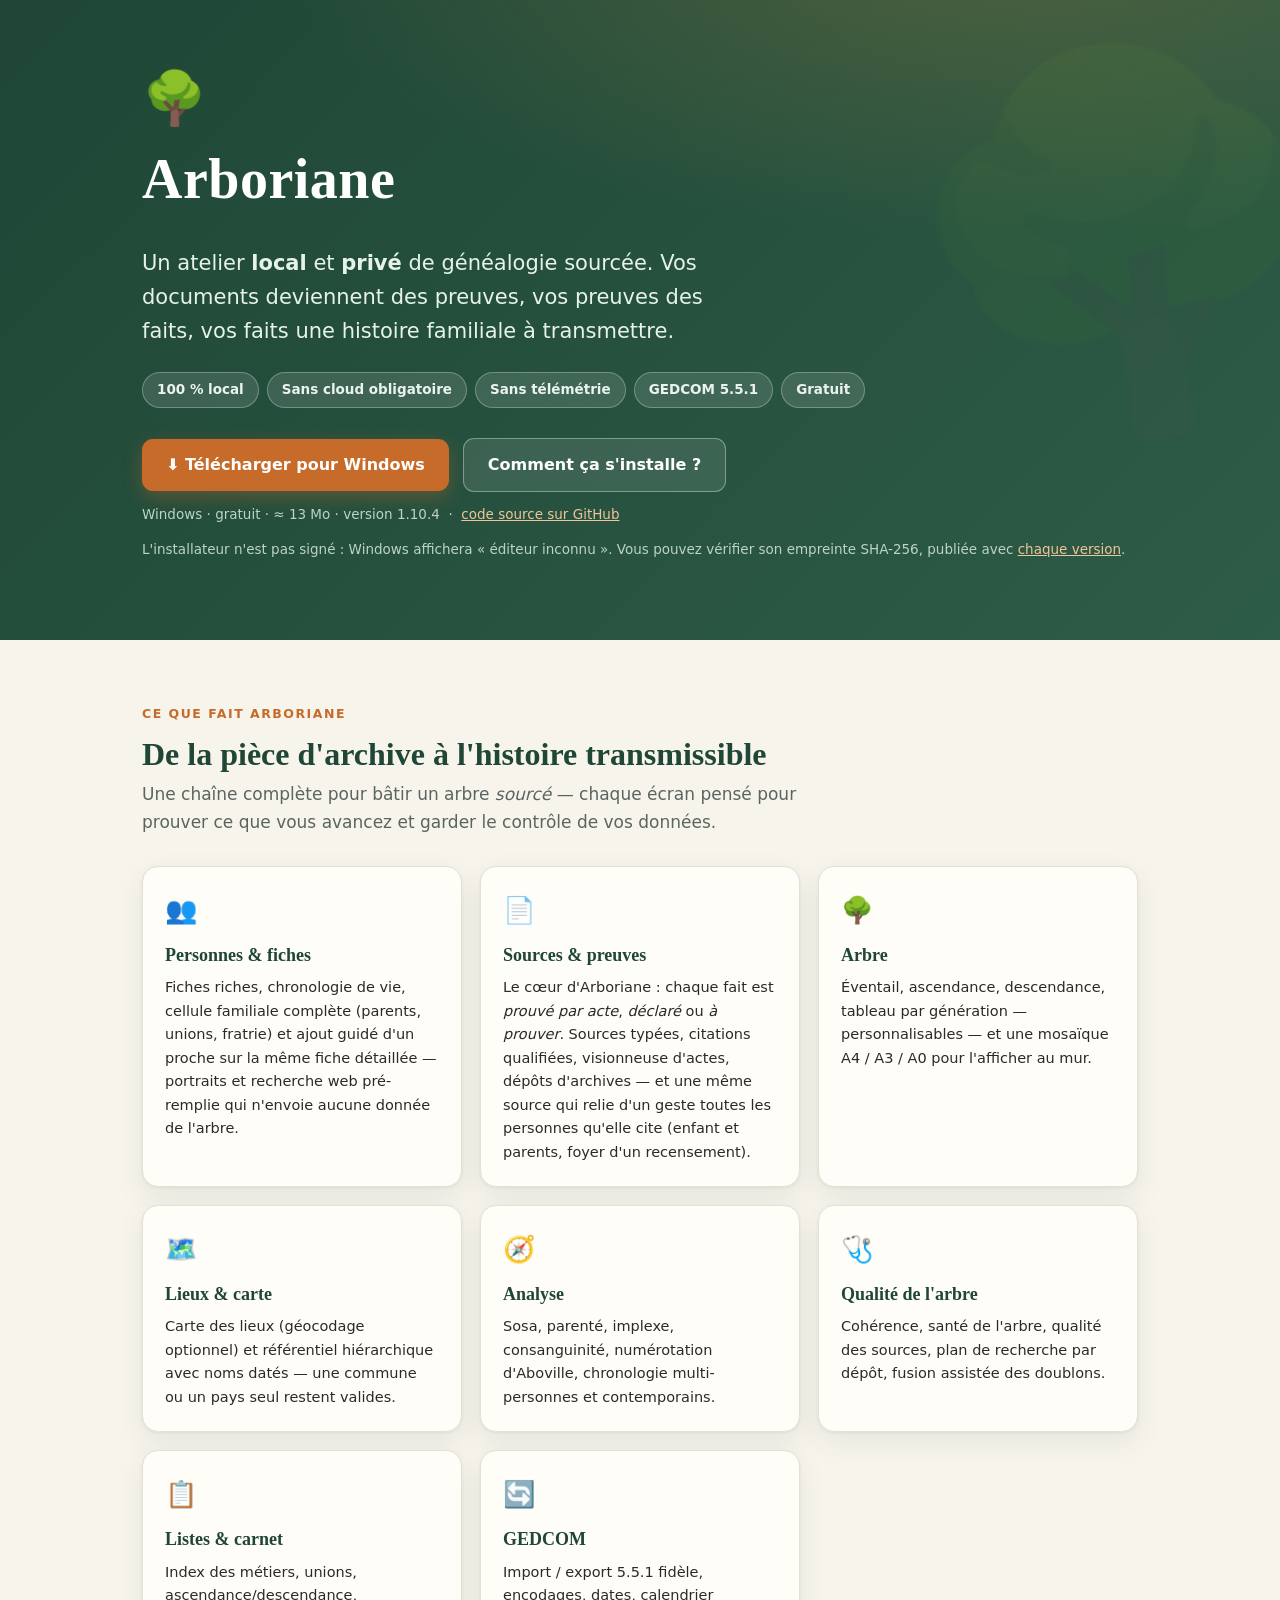
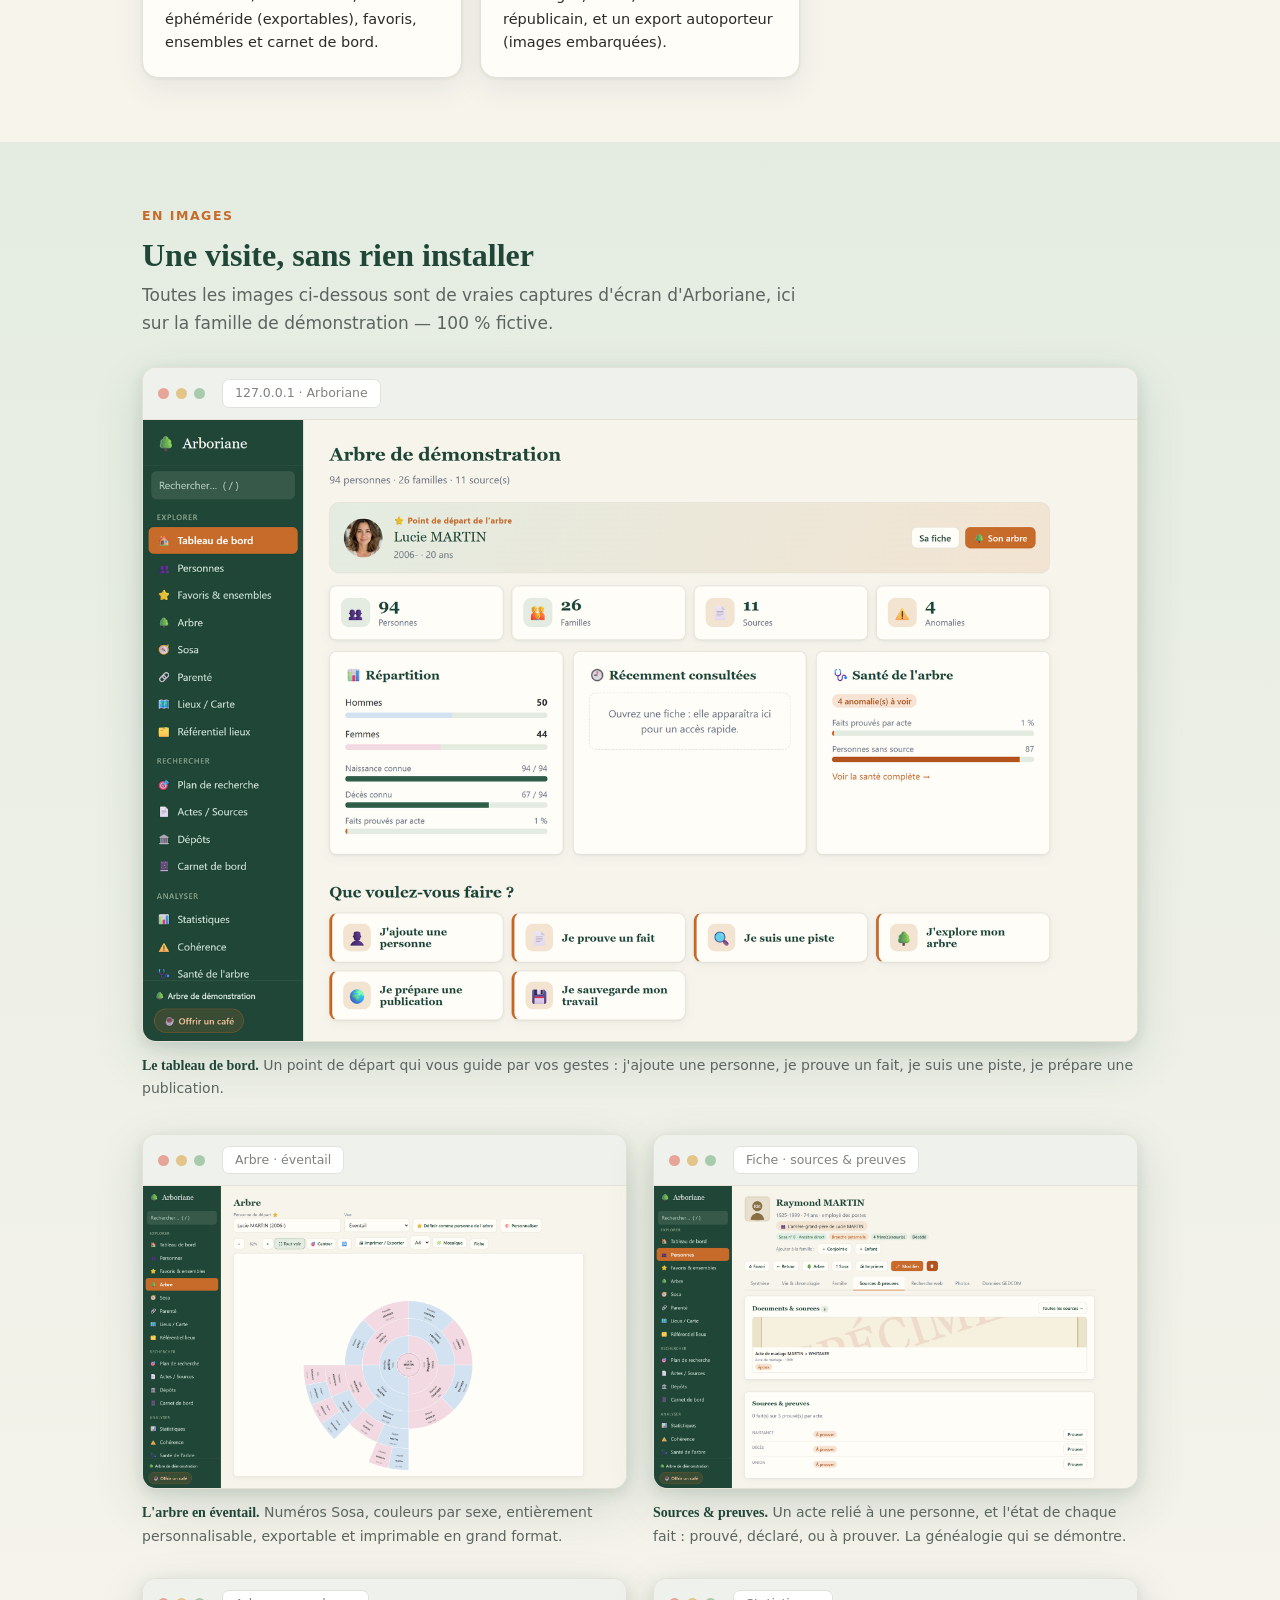
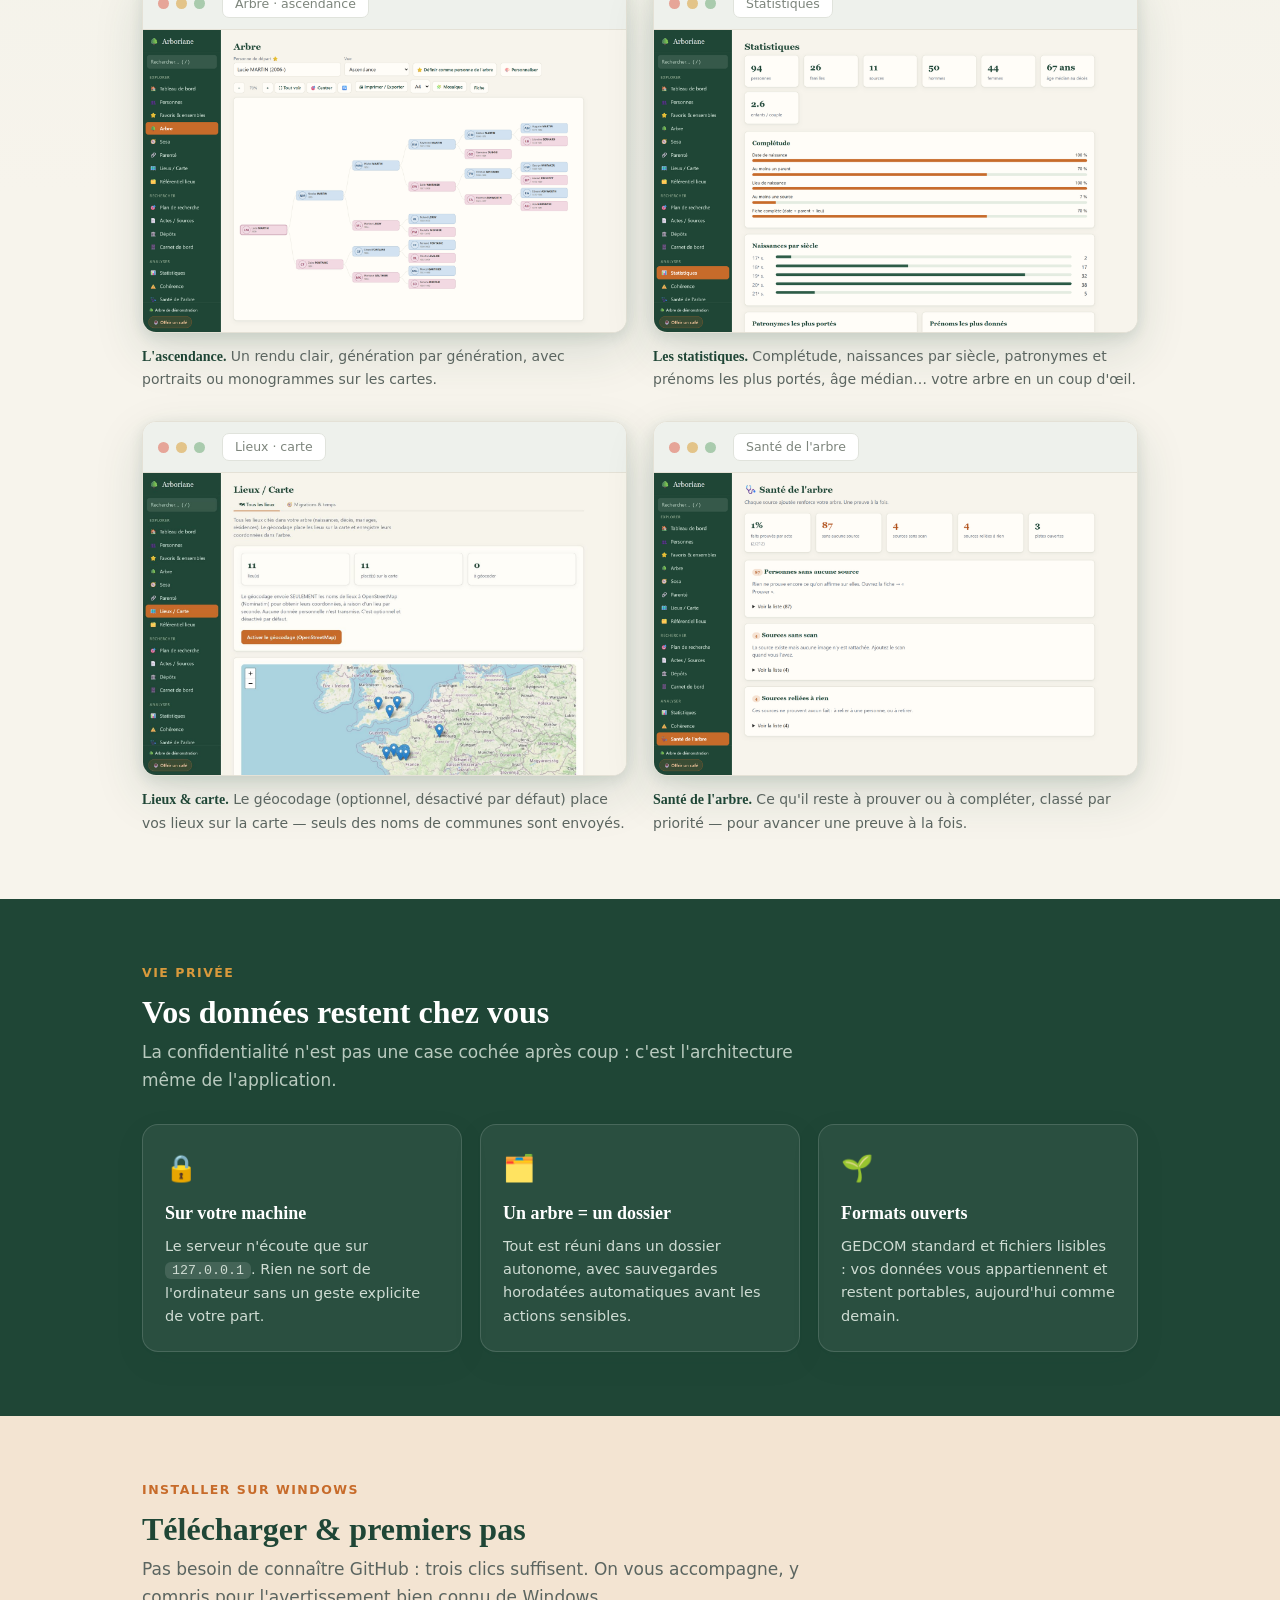
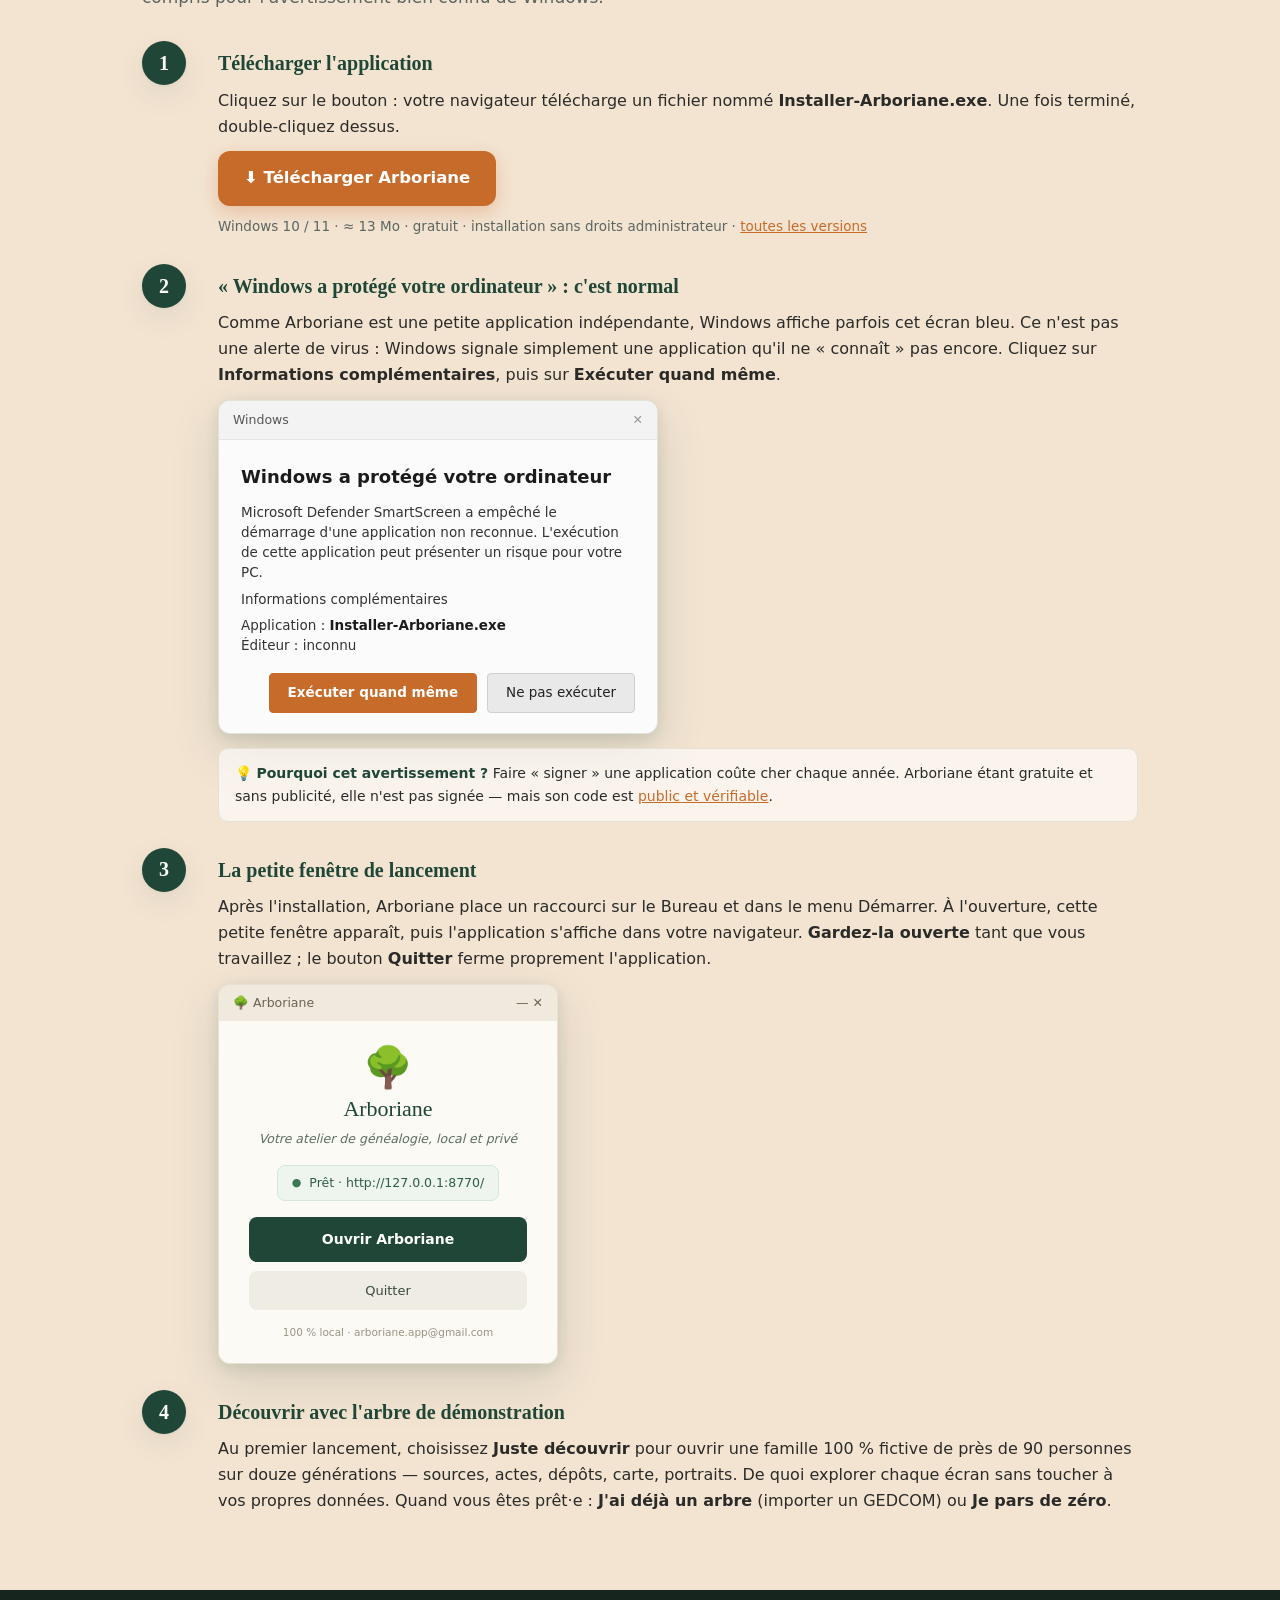
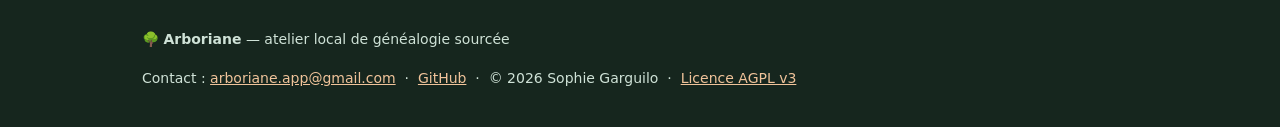
<file: docs/index.html>
<!doctype html>
<html lang="fr">
<head>
<meta charset="utf-8">
<meta name="viewport" content="width=device-width, initial-scale=1">
<title>Arboriane — atelier local de généalogie sourcée</title>
<meta name="description" content="Arboriane : un atelier local et privé de généalogie sourcée. Vos documents deviennent des preuves, vos preuves des faits, vos faits une histoire familiale. Téléchargement Windows gratuit.">
<link rel="icon" href="favicon.ico" sizes="any">
<style>
  :root{
    --vert:#1f4636; --vert-clair:#2d5c47; --sauge:#8ba58d; --sauge-pale:#e4ece1;
    --ivoire:#f7f4ec; --blanc:#fffdf8; --accent:#c76b2a; --accent-or:#d99a3c;
    --accent-pale:#f3e4d2; --texte:#2a2b28; --gris:#5b6560; --bord:#e4e1d6;
    --serif:Georgia,"Iowan Old Style","Palatino Linotype",serif;
    --sans:system-ui,-apple-system,"Segoe UI",Roboto,sans-serif;
    --ombre:0 1px 3px rgba(31,70,54,.07),0 10px 30px rgba(31,70,54,.08);
    --ombre-forte:0 4px 14px rgba(31,70,54,.12),0 18px 50px rgba(31,70,54,.14);
    --carte-bg:var(--blanc); --carte-bord:var(--bord); --page:var(--ivoire);
    --texte-c:var(--texte); --gris-c:var(--gris);
  }
  *{box-sizing:border-box}
  html{scroll-behavior:smooth}
  body{margin:0;font-family:var(--sans);color:var(--texte-c);background:var(--page);line-height:1.62;
    -webkit-font-smoothing:antialiased}
  a{color:var(--accent)}
  img{max-width:100%;height:auto;display:block}
  .wrap{max-width:1040px;margin:0 auto;padding:0 22px}

  /* ── Hero ─────────────────────────────────────────────── */
  header.hero{background:radial-gradient(1200px 500px at 78% -10%,rgba(217,154,60,.22),transparent 60%),
    linear-gradient(135deg,var(--vert),var(--vert-clair));
    color:#eaf3ee;padding:72px 0 66px;position:relative;overflow:hidden}
  header.hero .wrap{position:relative;z-index:1}
  .logo{font-size:52px;line-height:1}
  h1{font-family:var(--serif);font-size:clamp(40px,7vw,56px);margin:.18em 0 .12em;color:#fff;font-weight:600;letter-spacing:.5px}
  .tagline{font-size:clamp(18px,2.4vw,21px);max-width:46ch;color:#e6f2ea}
  .badges{display:flex;flex-wrap:wrap;gap:8px;margin-top:24px}
  .badge{display:inline-block;padding:6px 14px;border-radius:999px;font-size:13.5px;font-weight:600;
    background:rgba(255,255,255,.12);border:1px solid rgba(255,255,255,.28);color:#eaf3ee}
  .cta-row{display:flex;flex-wrap:wrap;gap:14px;margin-top:30px;align-items:center}
  .cta{display:inline-flex;align-items:center;gap:9px;padding:13px 24px;border-radius:11px;
    text-decoration:none;font-weight:700;font-size:16px;transition:transform .12s ease,background .12s ease}
  .cta:hover{transform:translateY(-1px)}
  .cta-primaire{background:var(--accent);color:#fff;box-shadow:0 6px 18px rgba(199,107,42,.35)}
  .cta-primaire:hover{background:#b25e22}
  .cta-secondaire{background:rgba(255,255,255,.10);color:#fff;border:1px solid rgba(255,255,255,.35)}
  .cta-secondaire:hover{background:rgba(255,255,255,.18)}
  .cta-note{margin-top:12px;font-size:13.5px;color:#bcd3c6}
  .grain{position:absolute;right:-70px;top:-50px;font-size:360px;opacity:.06;z-index:0;
    transform:rotate(-12deg);user-select:none;pointer-events:none}

  /* ── Sections ─────────────────────────────────────────── */
  section{padding:64px 0}
  h2{font-family:var(--serif);color:var(--vert);font-size:clamp(26px,4vw,32px);margin:0 0 8px;line-height:1.2}
  .kicker{text-transform:uppercase;letter-spacing:.12em;font-size:12.5px;font-weight:700;color:var(--accent);margin:0 0 10px}
  .sous{color:var(--gris-c);max-width:62ch;margin:0 0 30px;font-size:17px}

  .grille{display:grid;gap:18px;grid-template-columns:repeat(auto-fit,minmax(250px,1fr))}
  .carte{background:var(--carte-bg);border:1px solid var(--carte-bord);border-radius:16px;
    padding:22px 22px;box-shadow:var(--ombre)}
  .carte .ico{font-size:26px}
  .carte h3{font-family:var(--serif);color:var(--vert);font-size:18px;margin:10px 0 6px}
  .carte p{margin:0;color:var(--texte-c);font-size:14.5px}

  /* ── Galerie captures ─────────────────────────────────── */
  .apercu{background:linear-gradient(180deg,var(--sauge-pale),var(--ivoire) 70%)}
  .cadre{background:var(--carte-bg);border:1px solid var(--carte-bord);border-radius:14px;overflow:hidden;
    box-shadow:var(--ombre-forte)}
  .cadre .barre{display:flex;align-items:center;gap:7px;padding:11px 15px;background:#eef1ec;
    border-bottom:1px solid var(--carte-bord)}
  .cadre .pastille{width:11px;height:11px;border-radius:50%;background:#cfd6cd}
  .cadre .pastille.r{background:#e6a598}.cadre .pastille.j{background:#e3c489}.cadre .pastille.v{background:#a9cbad}
  .cadre .url{margin-left:10px;font-size:12.5px;color:#7d857c;background:#fff;border:1px solid #e0e3dc;
    border-radius:7px;padding:3px 12px}
  .cadre img{width:100%;display:block}
  figure{margin:0}
  figcaption{margin-top:12px;font-size:14px;color:var(--gris-c)}
  figcaption b{color:var(--vert);font-family:var(--serif);font-weight:600}
  .vedette{margin-bottom:34px}
  .galerie{display:grid;gap:30px 26px;grid-template-columns:1fr 1fr}
  @media (max-width:760px){ .galerie{grid-template-columns:1fr} }

  /* ── Confidentialité ──────────────────────────────────── */
  .prive{background:var(--vert);color:#e7efe9}
  .prive h2{color:#fff}.prive .kicker{color:var(--accent-or)}
  .prive .sous{color:#b9cabf}
  .prive .carte{background:rgba(255,255,255,.05);border-color:rgba(255,255,255,.14)}
  .prive .carte h3{color:#fff}.prive .carte p{color:#cfdcd3}
  .prive .carte .ico{filter:saturate(1.1)}
  .prive code{background:rgba(255,255,255,.12);padding:1px 7px;border-radius:6px;font-size:.92em}

  /* ── Télécharger / premiers pas ───────────────────────── */
  .install{background:var(--accent-pale)}
  .etapes{display:grid;gap:26px}
  .etape{display:grid;grid-template-columns:56px 1fr;gap:20px;align-items:start}
  .num{width:44px;height:44px;border-radius:50%;background:var(--vert);color:#fff;display:grid;place-items:center;
    font-family:var(--serif);font-size:20px;font-weight:600;box-shadow:var(--ombre)}
  .etape h3{font-family:var(--serif);color:var(--vert);font-size:20px;margin:6px 0 8px}
  .etape p{margin:0 0 12px;color:var(--texte-c)}
  .dl-gros{display:inline-flex;align-items:center;gap:10px;background:var(--accent);color:#fff;text-decoration:none;
    font-weight:700;font-size:16.5px;padding:14px 26px;border-radius:12px;box-shadow:0 6px 18px rgba(199,107,42,.3)}
  .dl-gros:hover{background:#b25e22}
  .dl-meta{display:block;margin-top:10px;font-size:13.5px;color:var(--gris-c)}

  /* Fausse fenêtre Windows (SmartScreen) */
  .maquette{max-width:440px;border-radius:12px;overflow:hidden;box-shadow:var(--ombre-forte);
    border:1px solid var(--bord);background:#fbfbfb;font-size:14px}
  .ss-barre{background:#f3f3f3;padding:9px 14px;font-size:12.5px;color:#555;border-bottom:1px solid #e5e5e5;
    display:flex;justify-content:space-between;align-items:center}
  .ss-barre .x{color:#999}
  .ss-corps{padding:22px 22px 20px}
  .ss-corps h4{margin:0 0 10px;font-size:18px;color:#1b1b1b;font-family:var(--sans);font-weight:600}
  .ss-corps p{margin:0 0 6px;color:#333;font-size:13.5px;line-height:1.5}
  .ss-lien{color:#2864b6;font-size:13.5px}
  .ss-appli{margin:12px 0 4px;font-size:13px;color:#555}
  .ss-appli b{color:#1b1b1b}
  .ss-btns{display:flex;gap:10px;justify-content:flex-end;margin-top:18px}
  .ss-btn{padding:8px 18px;border-radius:4px;font-size:13.5px;border:1px solid #cfcfcf;background:#e9e9e9;color:#222;cursor:default}
  .ss-btn.on{background:var(--accent);border-color:var(--accent);color:#fff;font-weight:600}

  /* Fenêtre de lancement Arboriane */
  .lanceur{max-width:340px;border-radius:12px;overflow:hidden;box-shadow:var(--ombre-forte);border:1px solid #e7e2d4}
  .lanceur .titre{background:#efeadd;padding:8px 14px;font-size:12.5px;color:#6a6350;display:flex;justify-content:space-between;align-items:center}
  .lanceur .corps{background:#fbfaf5;padding:26px 30px 22px;text-align:center}
  .lanceur .emb{font-size:40px;line-height:1}
  .lanceur .nom{font-family:var(--serif);font-size:22px;color:var(--vert);margin:4px 0 2px}
  .lanceur .acc{font-style:italic;font-size:12.5px;color:#5c6f60;margin:0 0 16px}
  .lanceur .etat{display:inline-flex;align-items:center;gap:8px;background:#eef5ef;border:1px solid #d6e6da;
    border-radius:8px;padding:7px 14px;font-size:12.5px;color:#2f5c47}
  .lanceur .etat .pt{color:#3d7a54;font-size:11px}
  .lanceur .bouton{margin-top:16px;background:var(--vert);color:#fff;border-radius:8px;padding:11px;font-weight:700;font-size:14px}
  .lanceur .quitter{margin-top:9px;background:#efece3;color:#3a4a40;border-radius:8px;padding:9px;font-size:13px}
  .lanceur .pied{margin-top:14px;font-size:10.5px;color:#9a9384}

  .astuce{margin-top:14px;background:rgba(255,255,255,.6);border:1px solid var(--bord);border-radius:10px;
    padding:13px 16px;font-size:14px;color:var(--texte-c)}
  .astuce b{color:var(--vert)}

  /* ── Footer ───────────────────────────────────────────── */
  footer{background:#16261e;color:#cfe2d7;padding:38px 0;font-size:14px}
  footer a{color:#f0c39a}
  .footer-row{display:flex;justify-content:space-between;gap:16px;flex-wrap:wrap;align-items:center}

  @media (max-width:640px){
    section{padding:48px 0}
    .etape{grid-template-columns:1fr;gap:8px}
    .num{margin-bottom:4px}
  }

  /* ── Thème sombre ─────────────────────────────────────── */
  @media (prefers-color-scheme:dark){
    :root{--page:#14201b;--texte-c:#e6ece8;--gris-c:#a9b6af;--carte-bg:#1c2b24;--carte-bord:#2c3f36}
    .apercu{background:linear-gradient(180deg,#182420,#14201b 70%)}
    .cadre{border-color:#2c3f36}
    .cadre .barre{background:#16211c;border-color:#2c3f36}
    .cadre .url{background:#0f1814;border-color:#2c3f36;color:#9fb0a6}
    .install{background:#20180f}
    .astuce{background:rgba(255,255,255,.04);border-color:#3a3226}
    h2{color:#eafff2}.etape h3,.carte h3{color:#dff0e6}
  }
</style>
</head>
<body>

<!-- ══════════ HERO ══════════ -->
<header class="hero">
  <div class="grain">🌳</div>
  <div class="wrap">
    <div class="logo">🌳</div>
    <h1>Arboriane</h1>
    <p class="tagline">Un atelier <strong>local</strong> et <strong>privé</strong> de
      généalogie sourcée. Vos documents deviennent des preuves, vos preuves des faits,
      vos faits une histoire familiale à transmettre.</p>
    <div class="badges">
      <span class="badge">100 % local</span>
      <span class="badge">Sans cloud obligatoire</span>
      <span class="badge">Sans télémétrie</span>
      <span class="badge">GEDCOM 5.5.1</span>
      <span class="badge">Gratuit</span>
    </div>
    <div class="cta-row">
      <!-- Lien STABLE : /releases/latest/download/Installer-Arboriane.exe pointe toujours vers la dernière Release (aucune MAJ par version). L'asset doit garder le nom fixe Installer-Arboriane.exe (voir installateur.iss). -->
      <a class="cta cta-primaire" href="https://github.com/sophiegarguilo-star/arboriane/releases/latest/download/Installer-Arboriane.exe">⬇ Télécharger pour Windows</a>
      <a class="cta cta-secondaire" href="#telecharger">Comment ça s'installe ?</a>
    </div>
    <p class="cta-note">Windows · gratuit · ≈ 13 Mo · version <span class="version-arboriane">1.10.4</span> &nbsp;·&nbsp;
      <a href="https://github.com/sophiegarguilo-star/arboriane" style="color:#f0c39a">code source sur GitHub</a></p>
    <!-- Le dire franchement vaut mieux que laisser Windows le dire à notre place. -->
    <p class="cta-note" style="margin-top:6px">L'installateur n'est pas signé : Windows affichera
      « éditeur inconnu ». Vous pouvez vérifier son empreinte SHA-256, publiée avec
      <a href="https://github.com/sophiegarguilo-star/arboriane/releases/latest" style="color:#f0c39a">chaque version</a>.</p>
  </div>
</header>

<!-- ══════════ CE QUE FAIT ARBORIANE ══════════ -->
<section id="fonctions">
  <div class="wrap">
    <p class="kicker">Ce que fait Arboriane</p>
    <h2>De la pièce d'archive à l'histoire transmissible</h2>
    <p class="sous">Une chaîne complète pour bâtir un arbre <em>sourcé</em> — chaque écran pensé
      pour prouver ce que vous avancez et garder le contrôle de vos données.</p>
    <div class="grille">
      <div class="carte"><div class="ico">👥</div><h3>Personnes &amp; fiches</h3>
        <p>Fiches riches, chronologie de vie, cellule familiale complète (parents, unions,
          fratrie) et ajout guidé d'un proche sur la même fiche détaillée — portraits et
          recherche web pré-remplie qui n'envoie aucune donnée de l'arbre.</p></div>
      <div class="carte"><div class="ico">📄</div><h3>Sources &amp; preuves</h3>
        <p>Le cœur d'Arboriane : chaque fait est <em>prouvé par acte</em>, <em>déclaré</em>
          ou <em>à prouver</em>. Sources typées, citations qualifiées, visionneuse d'actes,
          dépôts d'archives — et une même source qui relie d'un geste toutes les
          personnes qu'elle cite (enfant et parents, foyer d'un recensement).</p></div>
      <div class="carte"><div class="ico">🌳</div><h3>Arbre</h3>
        <p>Éventail, ascendance, descendance, tableau par génération — personnalisables —
          et une mosaïque A4 / A3 / A0 pour l'afficher au mur.</p></div>
      <div class="carte"><div class="ico">🗺️</div><h3>Lieux &amp; carte</h3>
        <p>Carte des lieux (géocodage optionnel) et référentiel hiérarchique avec noms
          datés — une commune ou un pays seul restent valides.</p></div>
      <div class="carte"><div class="ico">🧭</div><h3>Analyse</h3>
        <p>Sosa, parenté, implexe, consanguinité, numérotation d'Aboville, chronologie
          multi-personnes et contemporains.</p></div>
      <div class="carte"><div class="ico">🩺</div><h3>Qualité de l'arbre</h3>
        <p>Cohérence, santé de l'arbre, qualité des sources, plan de recherche par dépôt,
          fusion assistée des doublons.</p></div>
      <div class="carte"><div class="ico">📋</div><h3>Listes &amp; carnet</h3>
        <p>Index des métiers, unions, ascendance/descendance, éphéméride (exportables),
          favoris, ensembles et carnet de bord.</p></div>
      <div class="carte"><div class="ico">🔄</div><h3>GEDCOM</h3>
        <p>Import / export 5.5.1 fidèle, encodages, dates, calendrier républicain, et un
          export autoporteur (images embarquées).</p></div>
    </div>
  </div>
</section>

<!-- ══════════ EN IMAGES ══════════ -->
<section class="apercu">
  <div class="wrap">
    <p class="kicker">En images</p>
    <h2>Une visite, sans rien installer</h2>
    <p class="sous">Toutes les images ci-dessous sont de vraies captures d'écran d'Arboriane,
      ici sur la famille de démonstration — 100 % fictive.</p>

    <figure class="vedette">
      <div class="cadre">
        <div class="barre"><span class="pastille r"></span><span class="pastille j"></span><span class="pastille v"></span>
          <span class="url">127.0.0.1 · Arboriane</span></div>
        <img src="captures/tableau.png" alt="Tableau de bord d'Arboriane" loading="lazy">
      </div>
      <figcaption><b>Le tableau de bord.</b> Un point de départ qui vous guide par vos gestes :
        j'ajoute une personne, je prouve un fait, je suis une piste, je prépare une publication.</figcaption>
    </figure>

    <div class="galerie">
      <figure>
        <div class="cadre">
          <div class="barre"><span class="pastille r"></span><span class="pastille j"></span><span class="pastille v"></span>
            <span class="url">Arbre · éventail</span></div>
          <img src="captures/arbre-eventail.png" alt="Arbre généalogique en éventail" loading="lazy">
        </div>
        <figcaption><b>L'arbre en éventail.</b> Numéros Sosa, couleurs par sexe, entièrement
          personnalisable, exportable et imprimable en grand format.</figcaption>
      </figure>

      <figure>
        <div class="cadre">
          <div class="barre"><span class="pastille r"></span><span class="pastille j"></span><span class="pastille v"></span>
            <span class="url">Fiche · sources &amp; preuves</span></div>
          <img src="captures/sources.png" alt="Fiche personne avec ses sources et preuves" loading="lazy">
        </div>
        <figcaption><b>Sources &amp; preuves.</b> Un acte relié à une personne, et l'état de
          chaque fait : prouvé, déclaré, ou à prouver. La généalogie qui se démontre.</figcaption>
      </figure>

      <figure>
        <div class="cadre">
          <div class="barre"><span class="pastille r"></span><span class="pastille j"></span><span class="pastille v"></span>
            <span class="url">Arbre · ascendance</span></div>
          <img src="captures/arbre-ascendance.png" alt="Arbre d'ascendance" loading="lazy">
        </div>
        <figcaption><b>L'ascendance.</b> Un rendu clair, génération par génération, avec
          portraits ou monogrammes sur les cartes.</figcaption>
      </figure>

      <figure>
        <div class="cadre">
          <div class="barre"><span class="pastille r"></span><span class="pastille j"></span><span class="pastille v"></span>
            <span class="url">Statistiques</span></div>
          <img src="captures/statistiques.png" alt="Statistiques de l'arbre" loading="lazy">
        </div>
        <figcaption><b>Les statistiques.</b> Complétude, naissances par siècle, patronymes et
          prénoms les plus portés, âge médian… votre arbre en un coup d'œil.</figcaption>
      </figure>

      <figure>
        <div class="cadre">
          <div class="barre"><span class="pastille r"></span><span class="pastille j"></span><span class="pastille v"></span>
            <span class="url">Lieux · carte</span></div>
          <img src="captures/lieux.jpg" alt="Carte des lieux de l'arbre" loading="lazy">
        </div>
        <figcaption><b>Lieux &amp; carte.</b> Le géocodage (optionnel, désactivé par défaut)
          place vos lieux sur la carte — seuls des noms de communes sont envoyés.</figcaption>
      </figure>

      <figure>
        <div class="cadre">
          <div class="barre"><span class="pastille r"></span><span class="pastille j"></span><span class="pastille v"></span>
            <span class="url">Santé de l'arbre</span></div>
          <img src="captures/sante.png" alt="Santé de l'arbre" loading="lazy">
        </div>
        <figcaption><b>Santé de l'arbre.</b> Ce qu'il reste à prouver ou à compléter, classé
          par priorité — pour avancer une preuve à la fois.</figcaption>
      </figure>
    </div>
  </div>
</section>

<!-- ══════════ CONFIDENTIALITÉ ══════════ -->
<section class="prive">
  <div class="wrap">
    <p class="kicker">Vie privée</p>
    <h2>Vos données restent chez vous</h2>
    <p class="sous">La confidentialité n'est pas une case cochée après coup : c'est
      l'architecture même de l'application.</p>
    <div class="grille">
      <div class="carte"><div class="ico">🔒</div><h3>Sur votre machine</h3>
        <p>Le serveur n'écoute que sur <code>127.0.0.1</code>. Rien ne sort de
          l'ordinateur sans un geste explicite de votre part.</p></div>
      <div class="carte"><div class="ico">🗂️</div><h3>Un arbre = un dossier</h3>
        <p>Tout est réuni dans un dossier autonome, avec sauvegardes horodatées
          automatiques avant les actions sensibles.</p></div>
      <div class="carte"><div class="ico">🌱</div><h3>Formats ouverts</h3>
        <p>GEDCOM standard et fichiers lisibles : vos données vous appartiennent et
          restent portables, aujourd'hui comme demain.</p></div>
    </div>
  </div>
</section>

<!-- ══════════ TÉLÉCHARGER & PREMIERS PAS ══════════ -->
<section class="install" id="telecharger">
  <div class="wrap">
    <p class="kicker">Installer sur Windows</p>
    <h2>Télécharger &amp; premiers pas</h2>
    <p class="sous">Pas besoin de connaître GitHub : trois clics suffisent. On vous accompagne,
      y compris pour l'avertissement bien connu de Windows.</p>

    <div class="etapes">

      <div class="etape">
        <div class="num">1</div>
        <div>
          <h3>Télécharger l'application</h3>
          <p>Cliquez sur le bouton : votre navigateur télécharge un fichier nommé
            <b>Installer-Arboriane.exe</b>. Une fois terminé, double-cliquez dessus.</p>
          <a class="dl-gros" href="https://github.com/sophiegarguilo-star/arboriane/releases/latest/download/Installer-Arboriane.exe">⬇ Télécharger Arboriane</a>
          <span class="dl-meta">Windows 10 / 11 · ≈ 13 Mo · gratuit · installation sans droits administrateur ·
            <a href="https://github.com/sophiegarguilo-star/arboriane/releases/latest">toutes les versions</a></span>
        </div>
      </div>

      <div class="etape">
        <div class="num">2</div>
        <div>
          <h3>« Windows a protégé votre ordinateur » : c'est normal</h3>
          <p>Comme Arboriane est une petite application indépendante, Windows affiche parfois
            cet écran bleu. Ce n'est pas une alerte de virus : Windows signale simplement une
            application qu'il ne « connaît » pas encore. Cliquez sur
            <b>Informations complémentaires</b>, puis sur <b>Exécuter quand même</b>.</p>
          <div class="maquette" role="img" aria-label="Fenêtre Windows : Windows a protégé votre ordinateur, avec les boutons Informations complémentaires et Exécuter quand même">
            <div class="ss-barre"><span>Windows</span><span class="x">✕</span></div>
            <div class="ss-corps">
              <h4>Windows a protégé votre ordinateur</h4>
              <p>Microsoft Defender SmartScreen a empêché le démarrage d'une application non
                reconnue. L'exécution de cette application peut présenter un risque pour votre PC.</p>
              <p class="ss-lien">Informations complémentaires</p>
              <p class="ss-appli">Application&nbsp;: <b>Installer-Arboriane.exe</b><br>Éditeur&nbsp;: inconnu</p>
              <div class="ss-btns">
                <span class="ss-btn on">Exécuter quand même</span>
                <span class="ss-btn">Ne pas exécuter</span>
              </div>
            </div>
          </div>
          <div class="astuce">💡 <b>Pourquoi cet avertissement&nbsp;?</b> Faire « signer » une
            application coûte cher chaque année. Arboriane étant gratuite et sans publicité,
            elle n'est pas signée — mais son code est <a href="https://github.com/sophiegarguilo-star/arboriane">public et vérifiable</a>.</div>
        </div>
      </div>

      <div class="etape">
        <div class="num">3</div>
        <div>
          <h3>La petite fenêtre de lancement</h3>
          <p>Après l'installation, Arboriane place un raccourci sur le Bureau et dans le menu
            Démarrer. À l'ouverture, cette petite fenêtre apparaît, puis l'application s'affiche
            dans votre navigateur. <b>Gardez-la ouverte</b> tant que vous travaillez ; le bouton
            <b>Quitter</b> ferme proprement l'application.</p>
          <div class="lanceur" role="img" aria-label="Fenêtre de lancement d'Arboriane avec le bouton Ouvrir Arboriane">
            <div class="titre"><span>🌳 Arboriane</span><span>—  ✕</span></div>
            <div class="corps">
              <div class="emb">🌳</div>
              <div class="nom">Arboriane</div>
              <p class="acc">Votre atelier de généalogie, local et privé</p>
              <div class="etat"><span class="pt">●</span> Prêt · http://127.0.0.1:8770/</div>
              <div class="bouton">Ouvrir Arboriane</div>
              <div class="quitter">Quitter</div>
              <div class="pied">100 % local · arboriane.app@gmail.com</div>
            </div>
          </div>
        </div>
      </div>

      <div class="etape">
        <div class="num">4</div>
        <div>
          <h3>Découvrir avec l'arbre de démonstration</h3>
          <p>Au premier lancement, choisissez <b>Juste découvrir</b> pour ouvrir une famille
            100 % fictive de près de 90 personnes sur douze générations — sources, actes, dépôts,
            carte, portraits. De quoi explorer chaque écran sans toucher à vos propres données.
            Quand vous êtes prêt·e : <b>J'ai déjà un arbre</b> (importer un GEDCOM) ou
            <b>Je pars de zéro</b>.</p>
        </div>
      </div>

    </div>
  </div>
</section>

<!-- ══════════ FOOTER ══════════ -->
<footer>
  <div class="wrap footer-row">
    <div>🌳 <strong>Arboriane</strong> — atelier local de généalogie sourcée</div>
    <div>Contact : <a href="mailto:arboriane.app@gmail.com">arboriane.app@gmail.com</a>
      &nbsp;·&nbsp; <a href="https://github.com/sophiegarguilo-star/arboriane">GitHub</a>
      &nbsp;·&nbsp; © 2026 Sophie Garguilo &nbsp;·&nbsp;
      <a href="https://github.com/sophiegarguilo-star/arboriane/blob/main/LICENSE">Licence AGPL v3</a></div>
  </div>
</footer>

<script>
  /* Numéro de version toujours à jour : on lit la dernière Release publiée.
     Repli silencieux sur le numéro écrit en dur (hors ligne / quota API). */
  fetch("https://api.github.com/repos/sophiegarguilo-star/arboriane/releases/latest")
    .then(function (r) { return r.json(); })
    .then(function (d) {
      if (!d || !d.tag_name) return;
      var v = String(d.tag_name).replace(/^v/i, "");
      var els = document.querySelectorAll(".version-arboriane");
      for (var i = 0; i < els.length; i++) els[i].textContent = v;
    })
    .catch(function () { /* on garde le numéro figé */ });
</script>
</body>
</html>
</file>
